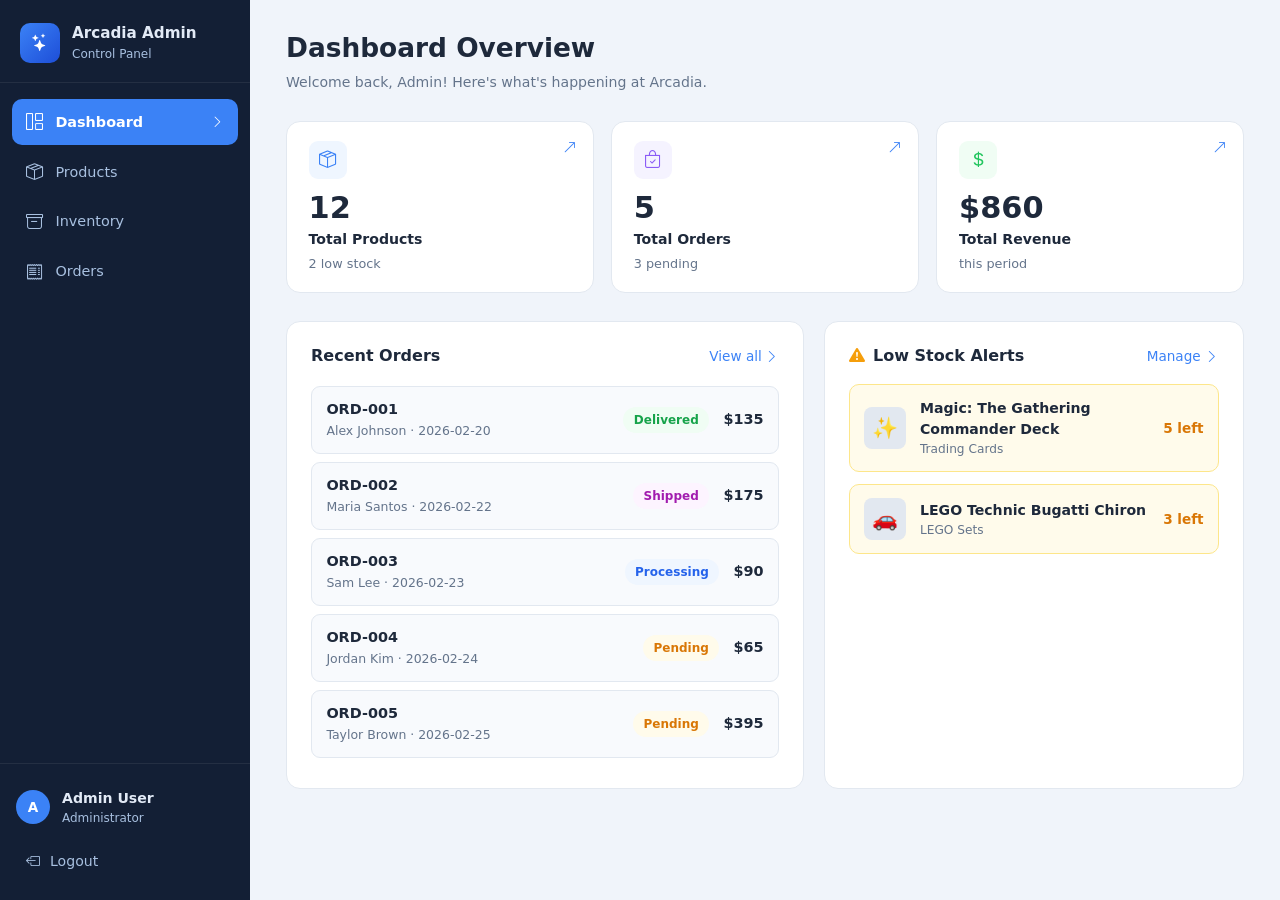
<file: index.html>
<!DOCTYPE html>
<html lang="en">
<head>
  <meta charset="UTF-8"/>
  <meta name="viewport" content="width=device-width, initial-scale=1.0"/>
  <title>Dashboard — Arcadia Admin</title>
  <link href="https://cdn.jsdelivr.net/npm/bootstrap@5.3.3/dist/css/bootstrap.min.css" rel="stylesheet"/>
  <link href="https://cdn.jsdelivr.net/npm/bootstrap-icons@1.11.3/font/bootstrap-icons.min.css" rel="stylesheet"/>
  <link href="dashboard.css" rel="stylesheet"/>
</head>
<body>
  <aside class="sidebar">
    <div class="sidebar-brand">
      <div class="brand-avatar"><i class="bi bi-stars"></i></div>
      <div class="brand-text">
        <div class="name">Arcadia Admin</div>
        <div class="sub">Control Panel</div>
      </div>
    </div>
    <nav class="sidebar-nav">
      <a class="nav-item active" href="index.html">
        <i class="bi bi-grid-1x2"></i> Dashboard
        <i class="bi bi-chevron-right chevron"></i>
      </a>
      <a class="nav-item" href="adminproducts.html"><i class="bi bi-box-seam"></i> Products</a>
      <a class="nav-item" href="admininventory.html"><i class="bi bi-archive"></i> Inventory</a>
      <a class="nav-item" href="adminorders.html"><i class="bi bi-receipt"></i> Orders</a>
    </nav>
    <div class="sidebar-footer">
  <div class="user-row">
    <div class="user-avatar">A</div>
    <div>
      <div class="user-name">Admin User</div>
      <div class="user-role">Administrator</div>
    </div>
  </div>
  <a class="logout-btn" href="#" onclick="alert('Logout functionality coming soon.');return false;">
    <i class="bi bi-box-arrow-left"></i> Logout
  </a>
</div>
      </div>
    </div>
  </aside>

  <main class="main">
    <h1 class="page-title">Dashboard Overview</h1>
    <p class="page-sub">Welcome back, Admin! Here's what's happening at Arcadia.</p>
    <div class="stats-row" style="grid-template-columns: repeat(3,1fr);">
      <div class="stat-card" onclick="window.location.href='adminproducts.html'">
        <span class="stat-arrow"><i class="bi bi-arrow-up-right"></i></span>
        <div class="stat-icon blue"><i class="bi bi-box-seam"></i></div>
        <div class="stat-value">12</div>
        <div class="stat-label">Total Products</div>
        <div class="stat-sub">2 low stock</div>
      </div>
      <div class="stat-card" onclick="window.location.href='adminorders.html'">
        <span class="stat-arrow"><i class="bi bi-arrow-up-right"></i></span>
        <div class="stat-icon purple"><i class="bi bi-bag-check"></i></div>
        <div class="stat-value">5</div>
        <div class="stat-label">Total Orders</div>
        <div class="stat-sub">3 pending</div>
      </div>
      <div class="stat-card" onclick="window.location.href='adminorders.html'">
        <span class="stat-arrow"><i class="bi bi-arrow-up-right"></i></span>
        <div class="stat-icon green"><i class="bi bi-currency-dollar"></i></div>
        <div class="stat-value">$860</div>
        <div class="stat-label">Total Revenue</div>
        <div class="stat-sub">this period</div>
      </div>
    </div>
    <div class="bottom-row">
      <div class="section-card">
        <div class="section-header">
          <span class="section-title">Recent Orders</span>
          <a href="adminorders.html" class="view-all">View all <i class="bi bi-chevron-right"></i></a>
        </div>
        <div class="order-row"><div><div class="order-id">ORD-001</div><div class="order-meta">Alex Johnson · 2026-02-20</div></div><div class="order-right"><span class="badge-status badge-delivered">Delivered</span><span class="order-amount">$135</span></div></div>
        <div class="order-row"><div><div class="order-id">ORD-002</div><div class="order-meta">Maria Santos · 2026-02-22</div></div><div class="order-right"><span class="badge-status badge-shipped">Shipped</span><span class="order-amount">$175</span></div></div>
        <div class="order-row"><div><div class="order-id">ORD-003</div><div class="order-meta">Sam Lee · 2026-02-23</div></div><div class="order-right"><span class="badge-status badge-processing">Processing</span><span class="order-amount">$90</span></div></div>
        <div class="order-row"><div><div class="order-id">ORD-004</div><div class="order-meta">Jordan Kim · 2026-02-24</div></div><div class="order-right"><span class="badge-status badge-pending">Pending</span><span class="order-amount">$65</span></div></div>
        <div class="order-row"><div><div class="order-id">ORD-005</div><div class="order-meta">Taylor Brown · 2026-02-25</div></div><div class="order-right"><span class="badge-status badge-pending">Pending</span><span class="order-amount">$395</span></div></div>
      </div>
      <div class="section-card">
        <div class="low-stock-header">
          <div class="low-stock-title"><i class="bi bi-exclamation-triangle-fill"></i> Low Stock Alerts</div>
          <a href="admininventory.html" class="manage-link">Manage <i class="bi bi-chevron-right"></i></a>
        </div>
        <div class="stock-item">
          <div class="stock-thumb">✨</div>
          <div><div class="stock-name">Magic: The Gathering Commander Deck</div><div class="stock-cat">Trading Cards</div></div>
          <div class="stock-count">5 left</div>
        </div>
        <div class="stock-item">
          <div class="stock-thumb">🚗</div>
          <div><div class="stock-name">LEGO Technic Bugatti Chiron</div><div class="stock-cat">LEGO Sets</div></div>
          <div class="stock-count">3 left</div>
        </div>
      </div>
    </div>
  </main>

  <script src="https://cdn.jsdelivr.net/npm/bootstrap@5.3.3/dist/js/bootstrap.bundle.min.js"></script>
  <script src="script.js"></script>
</body>
</html>
</file>
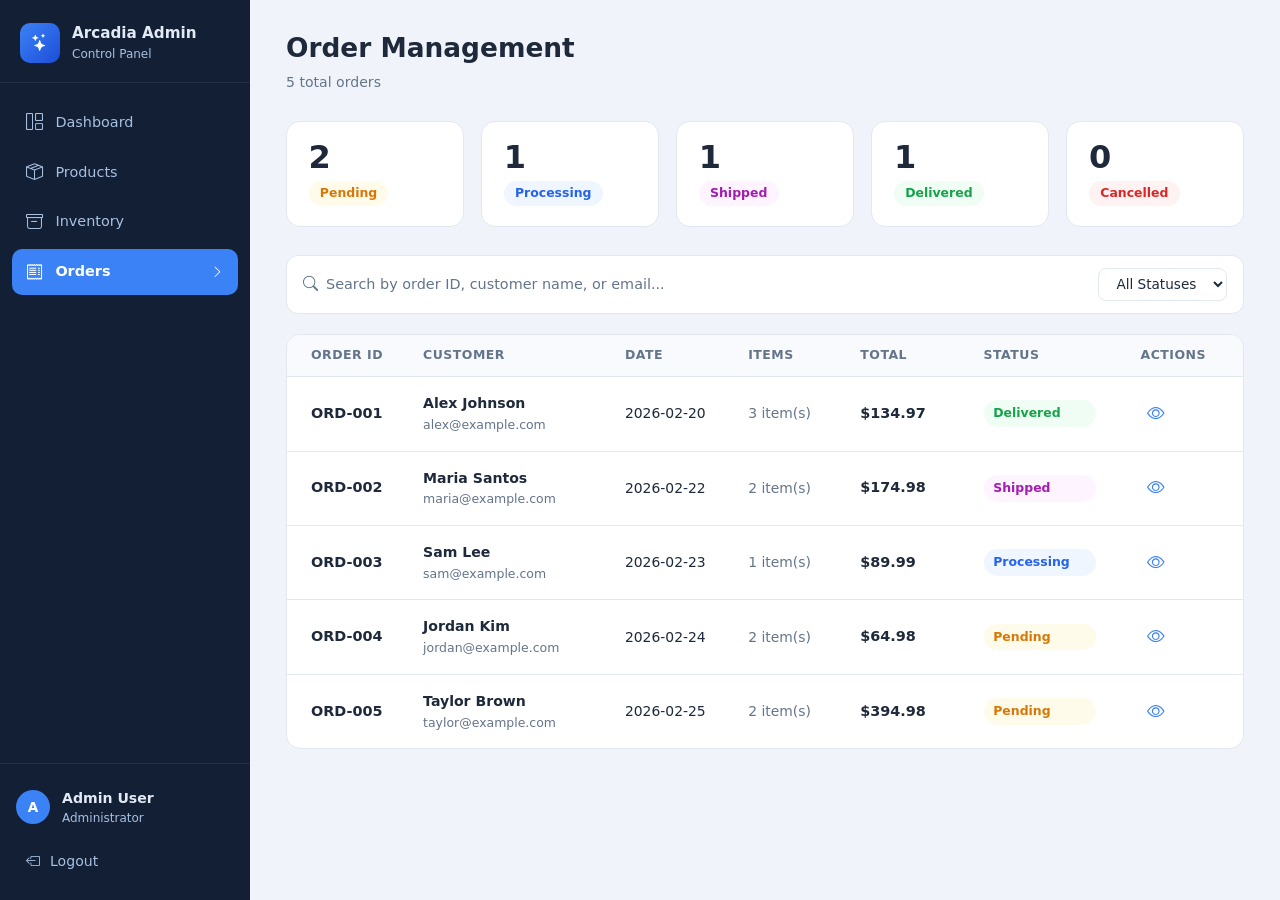
<file: adminorders.html>
<!DOCTYPE html>
<html lang="en">
<head>
  <meta charset="UTF-8"/>
  <meta name="viewport" content="width=device-width, initial-scale=1.0"/>
  <title>Orders — Arcadia Admin</title>
  <link href="https://cdn.jsdelivr.net/npm/bootstrap@5.3.3/dist/css/bootstrap.min.css" rel="stylesheet"/>
  <link href="https://cdn.jsdelivr.net/npm/bootstrap-icons@1.11.3/font/bootstrap-icons.min.css" rel="stylesheet"/>
  <link href="dashboard.css" rel="stylesheet"/>
</head>
<body>
  <aside class="sidebar">
    <div class="sidebar-brand">
      <div class="brand-avatar"><i class="bi bi-stars"></i></div>
      <div class="brand-text">
        <div class="name">Arcadia Admin</div>
        <div class="sub">Control Panel</div>
      </div>
    </div>
    <nav class="sidebar-nav">
      <a class="nav-item" href="index.html"><i class="bi bi-grid-1x2"></i> Dashboard</a>
      <a class="nav-item" href="adminproducts.html"><i class="bi bi-box-seam"></i> Products</a>
      <a class="nav-item" href="admininventory.html"><i class="bi bi-archive"></i> Inventory</a>
      <a class="nav-item active" href="adminorders.html">
        <i class="bi bi-receipt"></i> Orders
        <i class="bi bi-chevron-right chevron"></i>
      </a>
    </nav>
    <div class="sidebar-footer">
  <div class="user-row">
    <div class="user-avatar">A</div>
    <div>
      <div class="user-name">Admin User</div>
      <div class="user-role">Administrator</div>
    </div>
  </div>
  <a class="logout-btn" href="#" onclick="alert('Logout functionality coming soon.');return false;">
    <i class="bi bi-box-arrow-left"></i> Logout
  </a>
</div>
    </div>
  </aside>

  <main class="main">
    <h1 class="page-title">Order Management</h1>
    <p class="page-sub" id="orderCount">5 total orders</p>
    <div class="stats-row" id="orderStatCards" style="grid-template-columns: repeat(5,1fr);"></div>
    <div class="toolbar">
      <div class="search-wrap">
        <i class="bi bi-search"></i>
        <input type="text" id="orderSearch" placeholder="Search by order ID, customer name, or email..." oninput="renderOrders()"/>
      </div>
      <select class="status-select" id="statusFilter" onchange="renderOrders()">
        <option value="All Statuses">All Statuses</option>
        <option value="Pending">Pending</option>
        <option value="Processing">Processing</option>
        <option value="Shipped">Shipped</option>
        <option value="Delivered">Delivered</option>
        <option value="Cancelled">Cancelled</option>
      </select>
    </div>
    <div class="table-card">
      <div class="table-head-orders">
        <div>Order ID</div><div>Customer</div><div>Date</div><div>Items</div><div>Total</div><div>Status</div><div>Actions</div>
      </div>
      <div id="orderList"></div>
    </div>
  </main>

  <!-- ORDER DETAIL MODAL -->
  <div class="modal-overlay" id="orderModalOverlay">
    <div class="modal-box">
      <div class="modal-header">
        <div class="modal-title" id="orderModalTitle">Order Details</div>
        <button class="modal-close" onclick="closeOrderModal()"><i class="bi bi-x"></i></button>
      </div>
      <div id="orderModalBody"></div>
    </div>
  </div>

  <script src="https://cdn.jsdelivr.net/npm/bootstrap@5.3.3/dist/js/bootstrap.bundle.min.js"></script>
  <script src="script.js"></script>
</body>
</html>
</file>
<file: dashboard.css>
:root {
  --sidebar-bg:   #131f35;
  --sidebar-w:    250px;
  --accent:       #3b82f6;
  --page-bg:      #f0f4fa;
  --card-bg:      #ffffff;
  --border:       #e2e8f0;
  --text-dark:    #1e293b;
  --text-muted:   #64748b;
  --text-side:    #a8c0e0;
}

* { box-sizing: border-box; margin: 0; padding: 0; }
body { font-family: 'Segoe UI', system-ui, sans-serif; background: var(--page-bg); display: flex; min-height: 100vh; }

/* ── SIDEBAR ── */
.sidebar { width: var(--sidebar-w); background: var(--sidebar-bg); display: flex; flex-direction: column; position: fixed; top: 0; left: 0; height: 100vh; z-index: 100; }
.sidebar-brand { display: flex; align-items: center; gap: .75rem; padding: 1.4rem 1.25rem 1.2rem; border-bottom: 1px solid rgba(255,255,255,.07); }
.brand-avatar { width: 40px; height: 40px; border-radius: 10px; background: linear-gradient(135deg, #3b82f6, #1d4ed8); display: flex; align-items: center; justify-content: center; font-size: 1.1rem; color: #fff; flex-shrink: 0; }
.brand-text .name { color: #e2eaf6; font-weight: 700; font-size: .95rem; }
.brand-text .sub  { color: var(--text-side); font-size: .75rem; }
.sidebar-nav { flex: 1; padding: 1rem .75rem; display: flex; flex-direction: column; gap: .25rem; }
.nav-item { display: flex; align-items: center; gap: .75rem; padding: .65rem .9rem; border-radius: 10px; color: var(--text-side); font-size: .9rem; cursor: pointer; transition: background .18s, color .18s; text-decoration: none; }
.nav-item i { font-size: 1.05rem; }
.nav-item:hover { background: rgba(255,255,255,.07); color: #e2eaf6; }
.nav-item.active { background: var(--accent); color: #fff; font-weight: 600; }
.nav-item .chevron { margin-left: auto; font-size: .8rem; }
.sidebar-footer { padding: 1rem .75rem 1.25rem; border-top: 1px solid rgba(255,255,255,.07); }
.user-row { display: flex; align-items: center; gap: .75rem; padding: .5rem .25rem; margin-bottom: .5rem; }
.user-avatar { width: 34px; height: 34px; border-radius: 50%; background: var(--accent); display: flex; align-items: center; justify-content: center; color: #fff; font-weight: 700; font-size: .85rem; flex-shrink: 0; }
.user-name { color: #e2eaf6; font-size: .88rem; font-weight: 600; }
.user-role { color: var(--text-side); font-size: .75rem; }
.logout-btn { display: flex; align-items: center; gap: .6rem; color: var(--text-side); font-size: .88rem; padding: .5rem .9rem; border-radius: 8px; cursor: pointer; transition: background .18s, color .18s; text-decoration: none; }
.logout-btn:hover { background: rgba(255,255,255,.07); color: #e2eaf6; }

/* ── MAIN ── */
.main { margin-left: var(--sidebar-w); flex: 1; padding: 2rem 2.25rem; }
.page-title { font-size: 1.65rem; font-weight: 700; color: var(--text-dark); }
.page-sub   { color: var(--text-muted); font-size: .88rem; margin-top: .2rem; margin-bottom: 1.75rem; }
.page-header { display: flex; align-items: flex-start; justify-content: space-between; margin-bottom: 1.5rem; }
.top-bar     { display: flex; align-items: flex-start; justify-content: space-between; margin-bottom: 1.5rem; }

/* ── STAT CARDS ── */
.stats-row { display: grid; gap: 1.1rem; margin-bottom: 1.75rem; }
.stat-card { background: var(--card-bg); border: 1px solid var(--border); border-radius: 14px; padding: 1.2rem 1.35rem; position: relative; cursor: pointer; transition: box-shadow .2s, transform .15s; }
.stat-card:hover { box-shadow: 0 4px 20px rgba(59,130,246,.12); transform: translateY(-2px); }
.stat-card.selected { border-color: var(--accent); box-shadow: 0 0 0 2px rgba(59,130,246,.2); }
.stat-arrow { position: absolute; top: 1rem; right: 1rem; color: var(--accent); font-size: .85rem; }
.stat-icon { width: 38px; height: 38px; border-radius: 9px; display: flex; align-items: center; justify-content: center; font-size: 1.1rem; margin-bottom: .9rem; }
.stat-icon.blue   { background: #eff6ff; color: #3b82f6; }
.stat-icon.purple { background: #f5f3ff; color: #8b5cf6; }
.stat-icon.green  { background: #f0fdf4; color: #22c55e; }
.stat-value { font-size: 1.9rem; font-weight: 800; color: var(--text-dark); line-height: 1; }
.stat-label { font-size: .88rem; font-weight: 600; color: var(--text-dark); margin-top: .35rem; }
.stat-sub   { font-size: .8rem; color: var(--text-muted); margin-top: .2rem; }
.stat-num   { font-size: 2rem; font-weight: 800; color: var(--text-dark); line-height: 1; margin-bottom: .45rem; }
.stat-badge { font-size: .78rem; font-weight: 700; padding: .22rem .7rem; border-radius: 20px; display: inline-block; }
.stat-icon-wrap { font-size: 1.2rem; margin-bottom: .6rem; }
.stat-val { font-size: 1.6rem; font-weight: 800; color: var(--text-dark); }
.stat-lbl { font-size: .8rem; color: var(--text-muted); margin-top: .15rem; }
.si-blue   { color: #3b82f6; } .si-green { color: #22c55e; } .si-yellow { color: #f59e0b; } .si-red { color: #ef4444; }

/* ── DASHBOARD BOTTOM ── */
.bottom-row { display: grid; grid-template-columns: 1fr 420px; gap: 1.25rem; }
.section-card { background: var(--card-bg); border: 1px solid var(--border); border-radius: 14px; padding: 1.4rem 1.5rem; }
.section-header { display: flex; align-items: center; justify-content: space-between; margin-bottom: 1.1rem; }
.section-title { font-weight: 700; color: var(--text-dark); font-size: 1rem; }
.view-all { color: var(--accent); font-size: .85rem; text-decoration: none; display: flex; align-items: center; gap: .2rem; }
.view-all:hover { text-decoration: underline; }
.order-row { display: flex; align-items: center; justify-content: space-between; padding: .75rem .9rem; border-radius: 9px; margin-bottom: .5rem; background: #f8fafd; border: 1px solid var(--border); }
.order-id   { font-weight: 700; color: var(--text-dark); font-size: .9rem; }
.order-meta { color: var(--text-muted); font-size: .78rem; margin-top: .1rem; }
.order-right { display: flex; align-items: center; gap: .9rem; }
.order-amount { font-weight: 700; color: var(--text-dark); font-size: .9rem; }
.badge-status { font-size: .75rem; font-weight: 600; padding: .25rem .65rem; border-radius: 20px; }
.badge-delivered  { background: #f0fdf4; color: #16a34a; }
.badge-shipped    { background: #fdf4ff; color: #a21caf; }
.badge-processing { background: #eff6ff; color: #2563eb; }
.badge-pending    { background: #fffbeb; color: #d97706; }
.low-stock-header { display: flex; align-items: center; justify-content: space-between; margin-bottom: 1rem; }
.low-stock-title  { display: flex; align-items: center; gap: .5rem; font-weight: 700; color: var(--text-dark); font-size: 1rem; }
.low-stock-title i { color: #f59e0b; }
.manage-link { color: var(--accent); font-size: .85rem; text-decoration: none; }
.manage-link:hover { text-decoration: underline; }
.stock-item  { display: flex; align-items: center; gap: .85rem; padding: .8rem .9rem; border-radius: 10px; background: #fffbeb; border: 1px solid #fde68a; margin-bottom: .75rem; }
.stock-thumb { width: 42px; height: 42px; border-radius: 8px; background: #e2e8f0; display: flex; align-items: center; justify-content: center; font-size: 1.3rem; flex-shrink: 0; }
.stock-name  { font-weight: 600; color: var(--text-dark); font-size: .88rem; }
.stock-cat   { color: var(--text-muted); font-size: .76rem; }
.stock-count { margin-left: auto; font-weight: 700; font-size: .85rem; color: #d97706; white-space: nowrap; }

/* ── PRODUCTS PAGE ── */
.btn-add { background: var(--accent); color: #fff; border: none; border-radius: 9px; padding: .55rem 1.1rem; font-weight: 600; font-size: .88rem; display: flex; align-items: center; gap: .4rem; cursor: pointer; transition: background .2s; }
.btn-add:hover { background: #2563eb; }
.filter-bar { display: flex; align-items: center; gap: .6rem; margin-bottom: 1.25rem; flex-wrap: wrap; }
.search-box { display: flex; align-items: center; gap: .5rem; background: #fff; border: 1px solid var(--border); border-radius: 8px; padding: .45rem .85rem; min-width: 160px; }
.search-box input { border: none; outline: none; font-size: .85rem; color: var(--text-dark); width: 160px; }
.filter-btn { border: 1px solid var(--border); background: #fff; border-radius: 7px; padding: .38rem .85rem; font-size: .82rem; color: var(--text-muted); cursor: pointer; transition: all .18s; white-space: nowrap; }
.filter-btn:hover, .filter-btn.active { background: var(--accent); color: #fff; border-color: var(--accent); }
.table-card { background: var(--card-bg); border: 1px solid var(--border); border-radius: 14px; overflow: hidden; }
.table-head { display: grid; grid-template-columns: 2.5fr 1.2fr 1fr .9fr 1.2fr .9fr; padding: .7rem 1.2rem; background: #f8fafd; border-bottom: 1px solid var(--border); font-size: .78rem; font-weight: 600; color: var(--text-muted); text-transform: uppercase; letter-spacing: .04em; }
.prod-table-row { display: grid; grid-template-columns: 2.5fr 1.2fr 1fr .9fr 1.2fr .9fr; padding: .75rem 1.2rem; border-bottom: 1px solid var(--border); align-items: center; }
.prod-table-row:last-child { border-bottom: none; }
.prod-table-row:hover { background: #f8fafd; }
.prod-cell { display: flex; align-items: center; gap: .75rem; }
.prod-thumb { width: 38px; height: 38px; border-radius: 8px; background: #e2e8f0; display: flex; align-items: center; justify-content: center; font-size: 1.2rem; flex-shrink: 0; }
.prod-name  { font-weight: 600; color: var(--text-dark); font-size: .88rem; }
.prod-badge { font-size: .7rem; font-weight: 600; padding: .1rem .45rem; border-radius: 20px; display: inline-block; margin-top: .15rem; }
.badge-bestseller { background: #eff6ff; color: #2563eb; }
.badge-new        { background: #f0fdf4; color: #16a34a; }
.badge-sale       { background: #fff7ed; color: #ea580c; }
.cat-text   { font-size: .85rem; color: var(--text-muted); }
.price-text { font-size: .88rem; font-weight: 600; color: var(--text-dark); }
.price-old  { font-size: .75rem; color: var(--text-muted); text-decoration: line-through; display: block; }
.stock-pill { font-size: .78rem; font-weight: 700; padding: .25rem .6rem; border-radius: 20px; display: inline-block; }
.stock-ok   { background: #f0fdf4; color: #16a34a; }
.stock-low  { background: #fffbeb; color: #d97706; }
.stock-crit { background: #fef2f2; color: #dc2626; }
.rating-cell { display: flex; align-items: center; gap: .3rem; font-size: .85rem; color: var(--text-dark); }
.rating-cell i { color: #f59e0b; font-size: .8rem; }
.rating-count  { color: var(--text-muted); font-size: .78rem; }
.actions-cell { display: flex; align-items: center; gap: .5rem; }
.action-btn { width: 28px; height: 28px; border: none; border-radius: 7px; display: flex; align-items: center; justify-content: center; cursor: pointer; font-size: .85rem; transition: opacity .18s; }
.action-btn:hover { opacity: .8; }
.btn-view { background: #eff6ff; color: #3b82f6; }
.btn-edit { background: #f0fdf4; color: #16a34a; }
.btn-del  { background: #fef2f2; color: #dc2626; }

/* ── INVENTORY PAGE ── */
.btn-restock { background: var(--accent); color: #fff; border: none; border-radius: 9px; padding: .55rem 1.1rem; font-weight: 600; font-size: .85rem; display: flex; align-items: center; gap: .4rem; cursor: pointer; transition: background .2s; }
.btn-restock:hover { background: #2563eb; }
.alert-banner { background: #fffbeb; border: 1px solid #fde68a; border-radius: 10px; padding: .85rem 1.1rem; display: flex; align-items: flex-start; gap: .65rem; margin-bottom: 1.25rem; }
.alert-banner > i { color: #f59e0b; margin-top: 2px; flex-shrink: 0; }
.a-title { font-weight: 700; color: #92400e; font-size: .88rem; }
.a-text  { color: #92400e; font-size: .82rem; margin-top: .15rem; }
.a-text a { color: #2563eb; font-weight: 600; text-decoration: none; }
.a-text a:hover { text-decoration: underline; }
.table-head-inv { display: grid; grid-template-columns: 2.5fr 1.2fr .9fr 1.6fr .9fr .8fr; padding: .65rem 1.2rem; background: #f8fafd; border-bottom: 1px solid var(--border); font-size: .76rem; font-weight: 600; color: var(--text-muted); text-transform: uppercase; letter-spacing: .04em; }
.inv-table-row { display: grid; grid-template-columns: 2.5fr 1.2fr .9fr 1.6fr .9fr .8fr; padding: .75rem 1.2rem; border-bottom: 1px solid var(--border); align-items: center; }
.inv-table-row:last-child { border-bottom: none; }
.inv-table-row:hover { background: #f8fafd; }
.units-text { font-size: .87rem; font-weight: 600; color: var(--text-dark); }
.progress-wrap { display: flex; align-items: center; gap: .6rem; }
.progress-bar-bg   { flex: 1; height: 6px; background: #e2e8f0; border-radius: 99px; overflow: hidden; }
.progress-bar-fill { height: 100%; border-radius: 99px; }
.fill-green  { background: #22c55e; }
.fill-yellow { background: #f59e0b; }
.fill-red    { background: #ef4444; }
.pct-text    { font-size: .76rem; color: var(--text-muted); min-width: 28px; }
.status-badge { font-size: .75rem; font-weight: 700; padding: .22rem .65rem; border-radius: 20px; display: inline-block; }
.s-instock  { background: #f0fdf4; color: #16a34a; }
.s-lowstock { background: #fffbeb; color: #d97706; }
.s-critical { background: #fef2f2; color: #dc2626; }
.s-outstock { background: #f1f5f9; color: #64748b; }
.update-btn { display: flex; align-items: center; gap: .3rem; color: var(--accent); font-size: .82rem; font-weight: 600; cursor: pointer; background: none; border: none; padding: 0; transition: opacity .18s; }
.update-btn:hover { opacity: .7; }

/* ── ORDERS PAGE ── */
.toolbar { background: var(--card-bg); border: 1px solid var(--border); border-radius: 12px; padding: .75rem 1rem; display: flex; align-items: center; gap: .75rem; margin-bottom: 1.25rem; }
.search-wrap { display: flex; align-items: center; gap: .5rem; flex: 1; }
.search-wrap i { color: var(--text-muted); font-size: .95rem; }
.search-wrap input { border: none; outline: none; font-size: .9rem; color: var(--text-dark); width: 100%; background: transparent; }
.search-wrap input::placeholder { color: var(--text-muted); }
.status-select { border: 1px solid var(--border); border-radius: 8px; padding: .42rem .85rem; font-size: .85rem; color: var(--text-dark); background: #fff; outline: none; cursor: pointer; }
.table-head-orders { display: grid; grid-template-columns: 1fr 1.8fr 1.1fr 1fr 1.1fr 1.4fr .7fr; padding: .7rem 1.5rem; background: #f8fafd; border-bottom: 1px solid var(--border); font-size: .78rem; font-weight: 600; color: var(--text-muted); text-transform: uppercase; letter-spacing: .04em; }
.order-table-row { display: grid; grid-template-columns: 1fr 1.8fr 1.1fr 1fr 1.1fr 1.4fr .7fr; padding: 1rem 1.5rem; border-bottom: 1px solid var(--border); align-items: center; transition: background .15s; }
.order-table-row:last-child { border-bottom: none; }
.order-table-row:hover { background: #f8fafd; }
.order-id-text { font-weight: 700; color: var(--text-dark); font-size: .9rem; }
.cust-name  { font-weight: 600; color: var(--text-dark); font-size: .88rem; }
.cust-email { color: var(--text-muted); font-size: .78rem; margin-top: .1rem; }
.date-text  { font-size: .87rem; color: var(--text-dark); }
.items-text { font-size: .87rem; color: var(--text-muted); }
.total-text { font-weight: 700; color: var(--text-dark); font-size: .9rem; }
.b-pending    { background: #fffbeb; color: #d97706; }
.b-processing { background: #eff6ff; color: #2563eb; }
.b-shipped    { background: #fdf4ff; color: #a21caf; }
.b-delivered  { background: #f0fdf4; color: #16a34a; }
.b-cancelled  { background: #fef2f2; color: #dc2626; }
.status-dropdown { border: none; border-radius: 20px; padding: .25rem .6rem; font-size: .78rem; font-weight: 700; cursor: pointer; outline: none; appearance: none; -webkit-appearance: none; background-image: url("data:image/svg+xml,%3Csvg xmlns='http://www.w3.org/2000/svg' width='10' height='6'%3E%3Cpath d='M0 0l5 6 5-6z' fill='%2364748b'/%3E%3C/svg%3E"); background-repeat: no-repeat; background-position: right .5rem center; padding-right: 1.6rem; }
.sd-pending    { background: #fffbeb; color: #d97706; }
.sd-processing { background: #eff6ff; color: #2563eb; }
.sd-shipped    { background: #fdf4ff; color: #a21caf; }
.sd-delivered  { background: #f0fdf4; color: #16a34a; }
.sd-cancelled  { background: #fef2f2; color: #dc2626; }
.view-btn { background: none; border: none; color: var(--accent); font-size: 1.1rem; cursor: pointer; padding: .2rem .4rem; border-radius: 7px; transition: background .18s; }
.view-btn:hover { background: #eff6ff; }
.empty-state { text-align: center; padding: 3rem; color: var(--text-muted); }
.empty-state i { font-size: 2.5rem; margin-bottom: .75rem; display: block; }

/* ── MODALS (shared) ── */
.modal-overlay { display: none; position: fixed; inset: 0; background: rgba(0,0,0,.45); z-index: 200; align-items: center; justify-content: center; }
.modal-overlay.show { display: flex; }
.modal-box { background: #fff; border-radius: 16px; padding: 2rem; width: 100%; max-width: 480px; box-shadow: 0 20px 60px rgba(0,0,0,.15); max-height: 90vh; overflow-y: auto; }
.modal-title  { font-size: 1.1rem; font-weight: 700; color: var(--text-dark); margin-bottom: 1.25rem; }
.modal-header { display: flex; align-items: center; justify-content: space-between; margin-bottom: 1.25rem; }
.modal-close  { background: none; border: none; font-size: 1.3rem; color: var(--text-muted); cursor: pointer; line-height: 1; }
.form-group { margin-bottom: 1rem; }
.form-group label { display: block; font-size: .85rem; font-weight: 600; color: var(--text-dark); margin-bottom: .35rem; }
.form-group input, .form-group select { width: 100%; padding: .55rem .85rem; border: 1px solid var(--border); border-radius: 8px; font-size: .88rem; color: var(--text-dark); outline: none; transition: border-color .2s; }
.form-group input:focus, .form-group select:focus { border-color: var(--accent); }
.form-row { display: grid; grid-template-columns: 1fr 1fr; gap: .75rem; }
.modal-actions { display: flex; gap: .75rem; justify-content: flex-end; margin-top: 1.5rem; }
.btn-cancel { padding: .55rem 1.1rem; border: 1px solid var(--border); background: #fff; border-radius: 8px; font-size: .88rem; cursor: pointer; color: var(--text-muted); }
.btn-save   { padding: .55rem 1.25rem; background: var(--accent); color: #fff; border: none; border-radius: 8px; font-weight: 600; font-size: .88rem; cursor: pointer; }
.detail-row   { display: flex; justify-content: space-between; padding: .5rem 0; border-bottom: 1px solid var(--border); font-size: .88rem; }
.detail-row:last-child { border-bottom: none; }
.detail-label { color: var(--text-muted); font-weight: 500; }
.detail-val   { color: var(--text-dark); font-weight: 600; text-align: right; }
.items-list   { margin: 1rem 0; }
.item-row  { display: flex; justify-content: space-between; align-items: center; padding: .55rem .75rem; background: #f8fafd; border-radius: 8px; margin-bottom: .4rem; font-size: .87rem; }
.item-name  { color: var(--text-dark); font-weight: 500; }
.item-price { color: var(--text-dark); font-weight: 700; }
.section-label { font-size: .78rem; font-weight: 700; color: var(--text-muted); text-transform: uppercase; letter-spacing: .06em; margin: 1rem 0 .5rem; }
.total-line { display: flex; justify-content: space-between; font-weight: 700; color: var(--text-dark); font-size: .95rem; padding-top: .75rem; border-top: 2px solid var(--border); margin-top: .5rem; }
</file>
